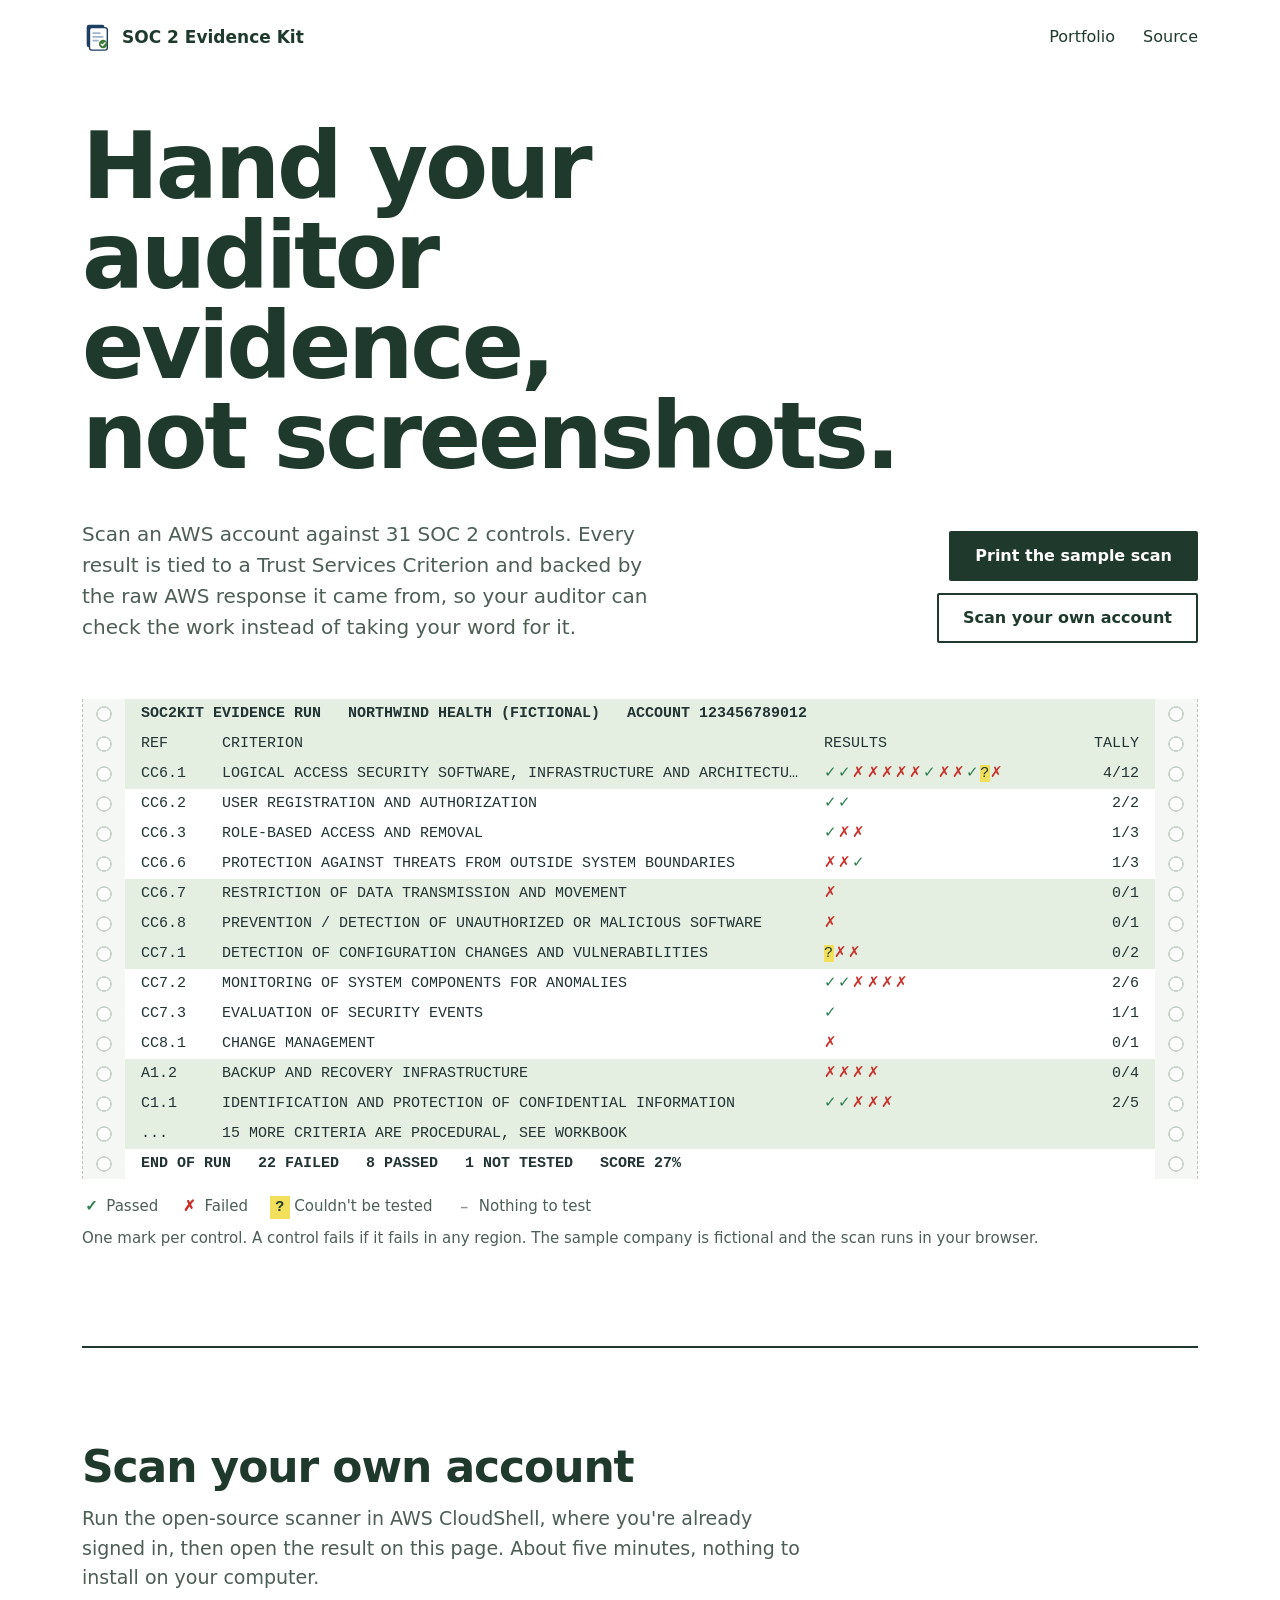
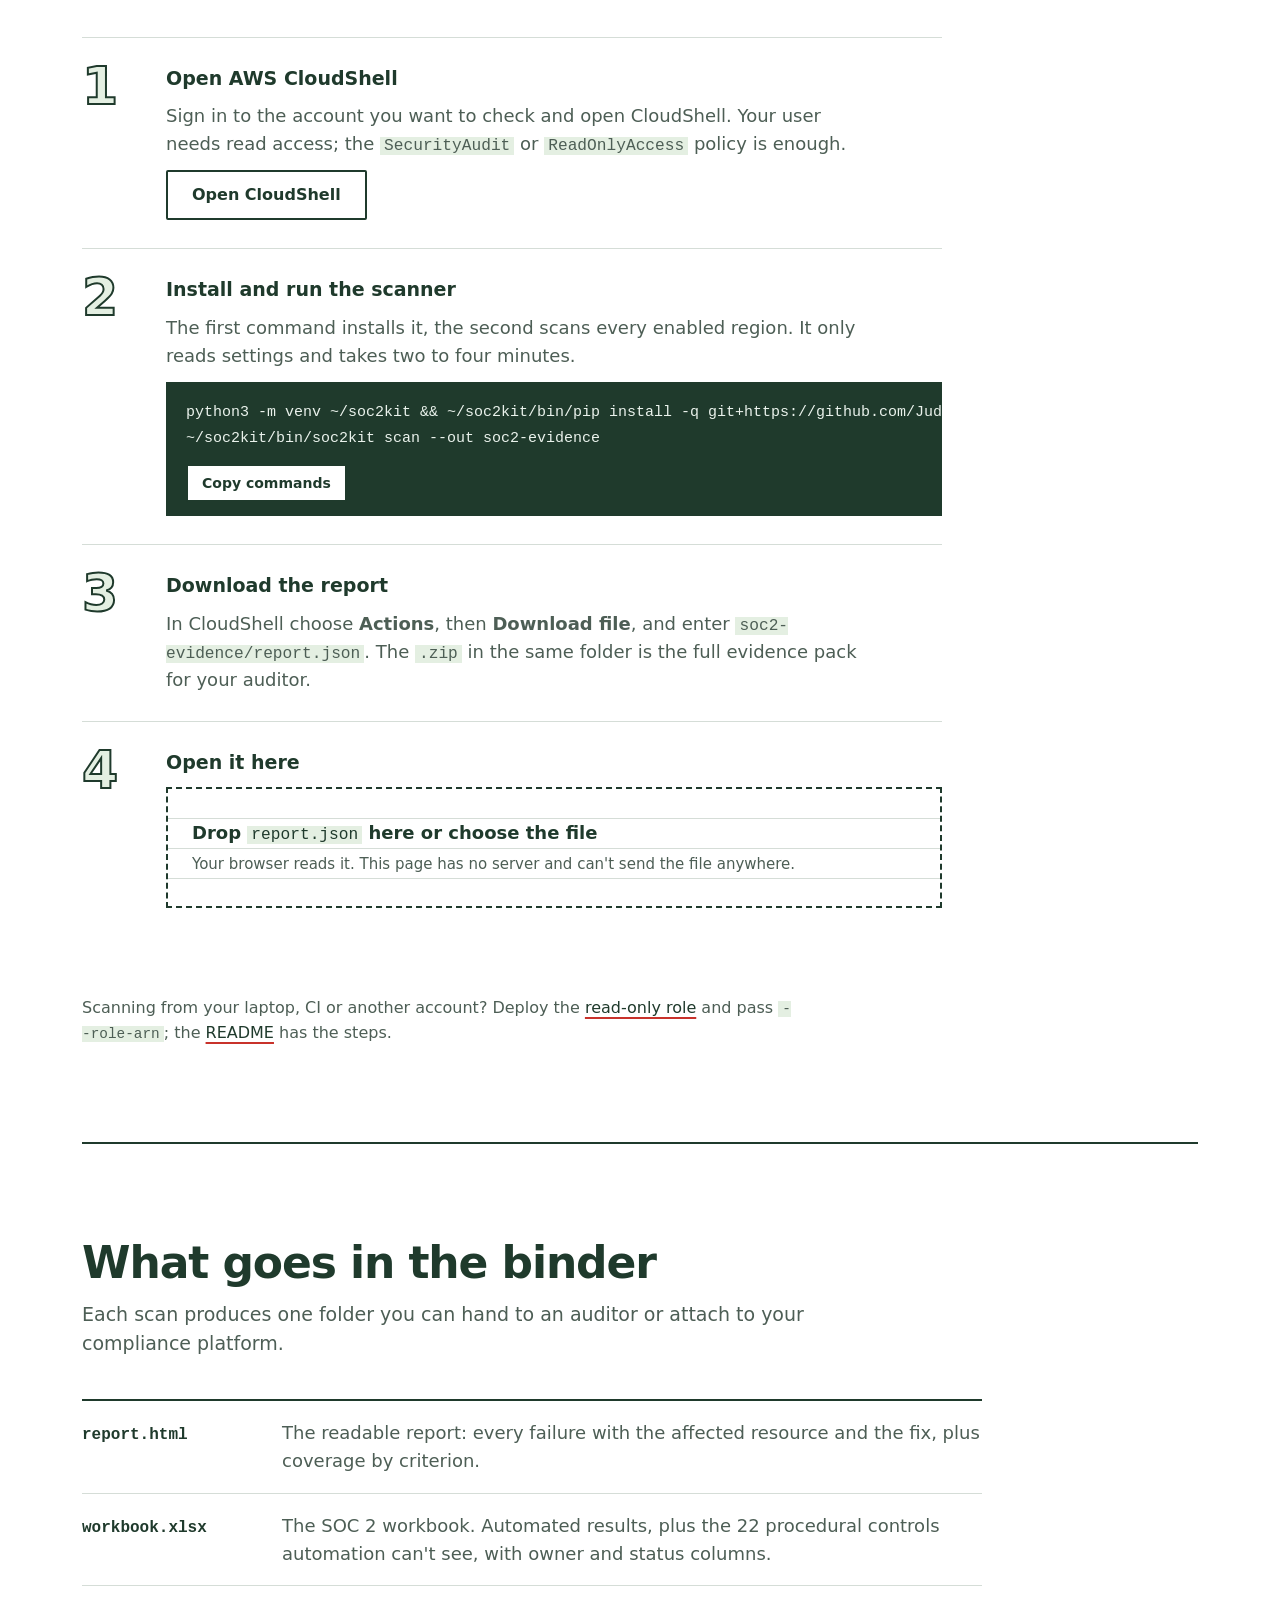
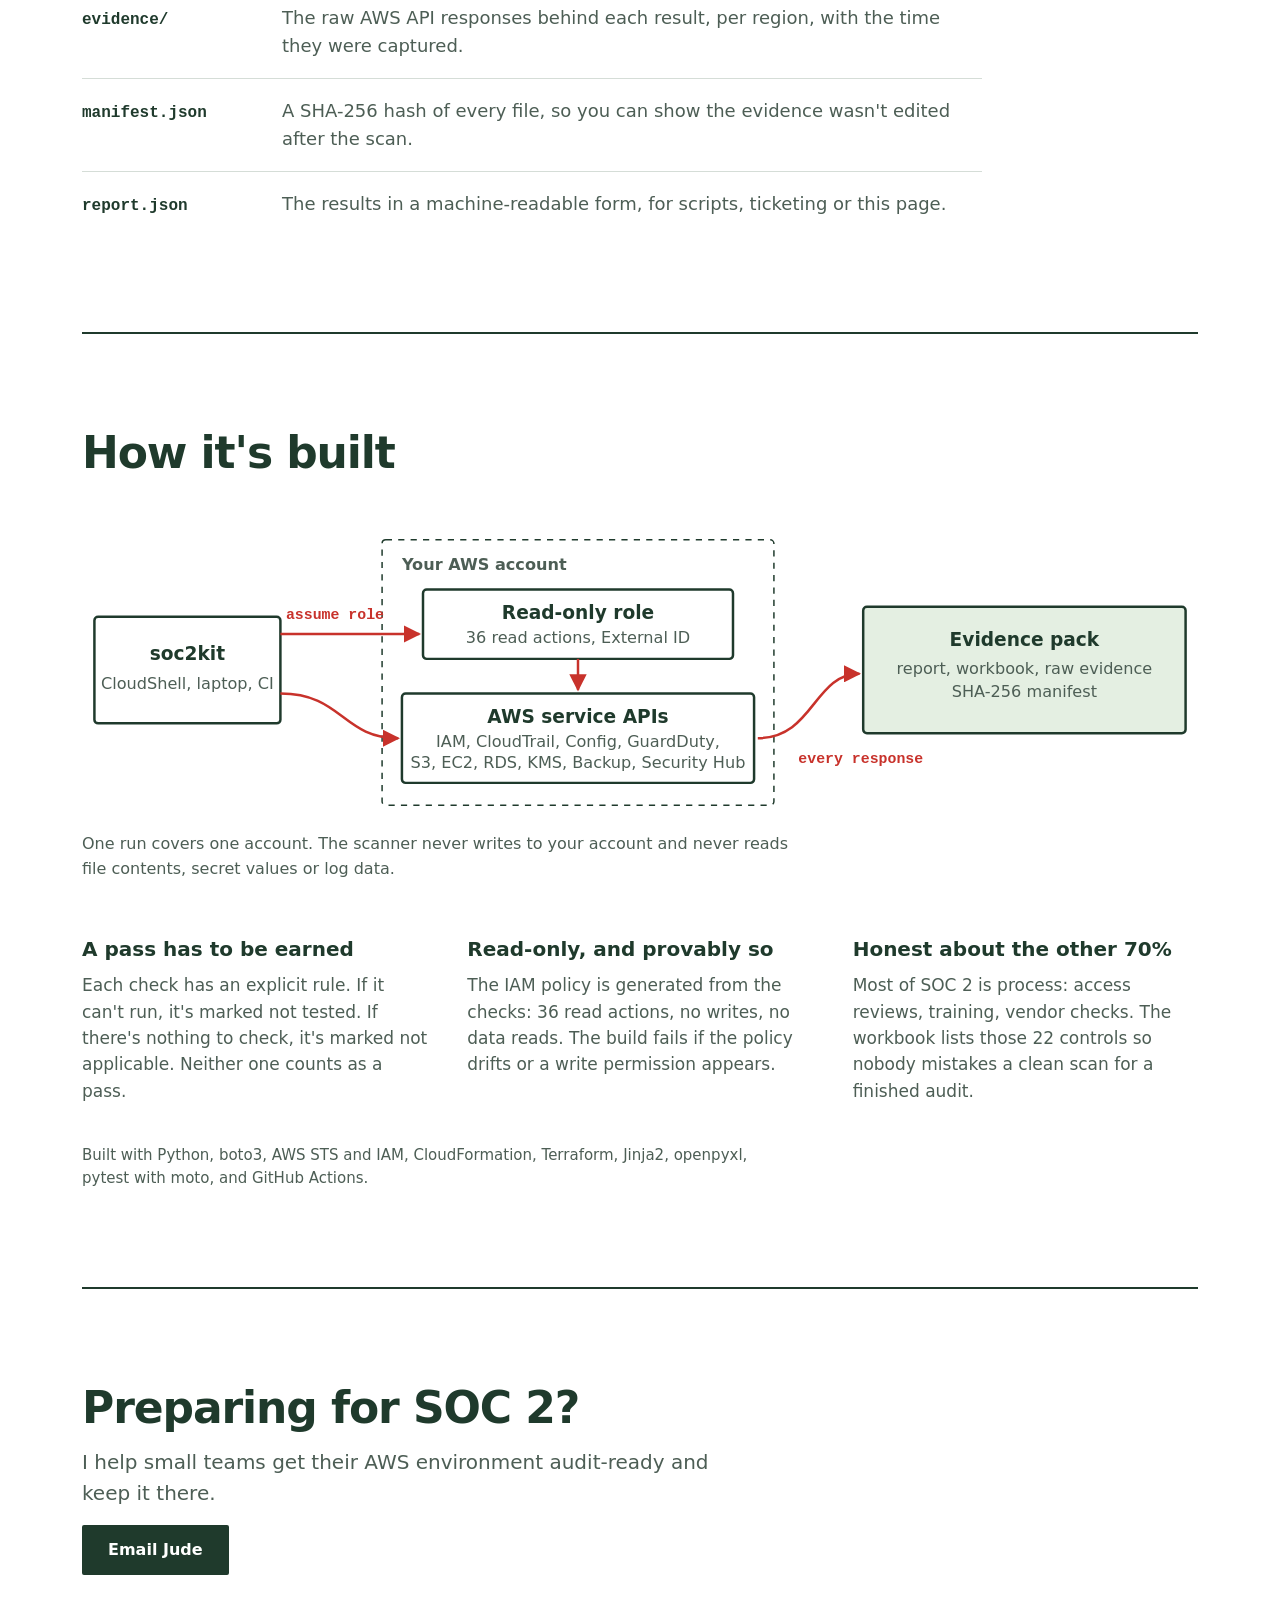
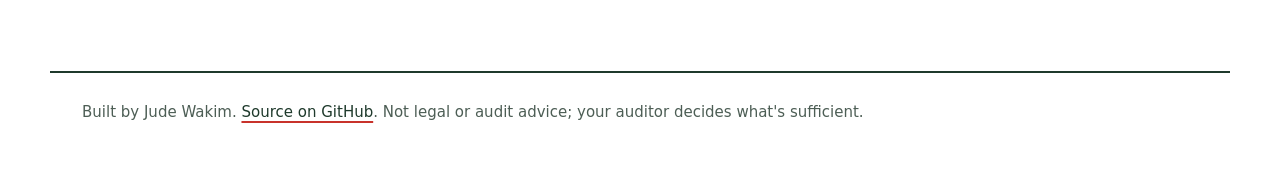
<file: web/index.html>
<!doctype html>
<html lang="en">
<head>
<meta charset="utf-8">
<meta name="viewport" content="width=device-width, initial-scale=1">
<title>SOC 2 Evidence Kit — Jude Wakim</title>
<meta name="description" content="SOC 2 Evidence Kit scans an AWS account with a read-only role and produces auditor-ready evidence mapped to the Trust Services Criteria. View a sample report or open your own.">
<meta http-equiv="Content-Security-Policy" content="default-src 'self'; script-src 'self'; style-src 'self' https://fonts.googleapis.com; font-src https://fonts.gstatic.com; img-src 'self' data:; connect-src 'none'; base-uri 'none'; form-action 'none'">
<meta name="referrer" content="no-referrer">
<link rel="icon" href="logo.svg" type="image/svg+xml">
<link rel="preconnect" href="https://fonts.googleapis.com">
<link rel="preconnect" href="https://fonts.gstatic.com" crossorigin>
<link rel="stylesheet" href="https://fonts.googleapis.com/css2?family=Public+Sans:ital,wght@0,400;0,500;0,700;0,800;1,400&family=Courier+Prime:wght@400;700&display=swap">
<link rel="stylesheet" href="styles.css">
</head>
<body>
<a class="skip" href="#main">Skip to content</a>

<header class="top">
  <a class="brand" href="./">
    <img src="logo.svg" alt="" width="30" height="30">
    <span>SOC 2 Evidence Kit</span>
  </a>
  <nav aria-label="Project links">
    <a href="https://wakimworks.com/judewakim/">Portfolio</a>
    <a href="https://github.com/Judewakim/SOC2-Compliance-Workbook">Source</a>
  </nav>
</header>

<main id="main">
  <section class="hero" aria-labelledby="title">
    <h1 id="title">Hand your auditor evidence, not&nbsp;screenshots.</h1>
    <div class="hero-sub">
      <p class="lede">Scan an AWS account against 31 SOC 2 controls. Every result is tied to a Trust Services Criterion and backed by the raw AWS response it came from, so your auditor can check the work instead of taking your word for it.</p>
      <div class="hero-actions">
        <button class="btn primary" id="run-sample" type="button">Print the sample scan</button>
        <a class="btn plain" href="#run">Scan your own account</a>
      </div>
    </div>

    <figure class="sheet-wrap" aria-labelledby="sheet-caption">
      <div class="sheet" id="sheet">
        <p class="sheet-line sheet-title" id="sheet-title">SOC2KIT EVIDENCE RUN</p>
        <p class="sheet-line sheet-cols" aria-hidden="true"><span>REF</span><span>CRITERION</span><span>RESULTS</span><span>TALLY</span></p>
        <ol class="sheet-rows" id="board"></ol>
        <p class="sheet-line sheet-foot" id="board-progress" aria-live="polite"></p>
      </div>
      <figcaption id="sheet-caption" class="legend">
        <span><b class="tick pass" aria-hidden="true">✓</b> Passed</span>
        <span><b class="tick fail" aria-hidden="true">✗</b> Failed</span>
        <span><b class="tick error" aria-hidden="true">?</b> Couldn't be tested</span>
        <span><b class="tick na" aria-hidden="true">–</b> Nothing to test</span>
        <span class="legend-note">One mark per control. A control fails if it fails in any region. The sample company is fictional and the scan runs in your browser.</span>
      </figcaption>
    </figure>
  </section>

  <section class="report" id="report" aria-labelledby="report-title" hidden>
    <div class="report-head">
      <h2 id="report-title">Findings</h2>
      <p class="report-source" id="report-source"></p>
      <p class="verdict" id="verdict"></p>
      <p class="meta" id="report-meta"></p>
      <div class="downloads" id="downloads" hidden>
        <a href="sample/report.html" target="_blank" rel="noopener">Open the full HTML report</a>
        <a href="sample/workbook.xlsx" download>Download the workbook (.xlsx)</a>
        <a href="sample/soc2-evidence-sample.zip" download>Download the evidence pack (.zip)</a>
      </div>
    </div>

    <div class="binder">
      <div class="tabs" role="group" aria-label="Show results">
        <button type="button" class="tab" data-filter="FAIL" aria-pressed="true">Failed</button>
        <button type="button" class="tab" data-filter="ERROR" aria-pressed="false">Not tested</button>
        <button type="button" class="tab" data-filter="PASS" aria-pressed="false">Passed</button>
        <button type="button" class="tab" data-filter="ALL" aria-pressed="false">All</button>
      </div>
      <ul class="results" id="results"></ul>
    </div>

    <details class="coverage">
      <summary>Coverage by Trust Services Criterion</summary>
      <div class="table-wrap">
        <table class="criteria">
          <thead><tr><th scope="col">Criterion</th><th scope="col">What it covers</th><th scope="col">Automated results</th><th scope="col">Manual controls</th></tr></thead>
          <tbody id="criteria-body"></tbody>
        </table>
      </div>
    </details>
    <p class="note" id="report-note"></p>
  </section>

  <section class="run" id="run" aria-labelledby="run-title">
    <h2 id="run-title">Scan your own account</h2>
    <p class="section-lede">Run the open-source scanner in AWS CloudShell, where you're already signed in, then open the result on this page. About five minutes, nothing to install on your computer.</p>

    <ol class="procedure">
      <li>
        <h3>Open AWS CloudShell</h3>
        <p>Sign in to the account you want to check and open CloudShell. Your user needs read access; the <code>SecurityAudit</code> or <code>ReadOnlyAccess</code> policy is enough.</p>
        <a class="btn plain" href="https://console.aws.amazon.com/cloudshell/home" target="_blank" rel="noopener noreferrer">Open CloudShell</a>
      </li>
      <li>
        <h3>Install and run the scanner</h3>
        <p>The first command installs it, the second scans every enabled region. It only reads settings and takes two to four minutes.</p>
        <div class="code">
          <pre id="cmd"><code>python3 -m venv ~/soc2kit &amp;&amp; ~/soc2kit/bin/pip install -q git+https://github.com/Judewakim/SOC2-Compliance-Workbook.git
~/soc2kit/bin/soc2kit scan --out soc2-evidence</code></pre>
          <button class="btn plain small copy" type="button" data-copy="cmd">Copy commands</button>
        </div>
      </li>
      <li>
        <h3>Download the report</h3>
        <p>In CloudShell choose <b>Actions</b>, then <b>Download file</b>, and enter <code>soc2-evidence/report.json</code>. The <code>.zip</code> in the same folder is the full evidence pack for your auditor.</p>
      </li>
      <li>
        <h3>Open it here</h3>
        <label class="drop" id="drop" for="file">
          <input type="file" id="file" accept=".json,application/json">
          <span class="drop-title">Drop <code>report.json</code> here or choose the file</span>
          <span class="drop-note">Your browser reads it. This page has no server and can't send the file anywhere.</span>
        </label>
        <p class="status" id="file-status" role="status"></p>
      </li>
    </ol>
    <p class="aside">Scanning from your laptop, CI or another account? Deploy the <a href="https://github.com/Judewakim/SOC2-Compliance-Workbook/blob/main/iam/cloudformation/soc2kit-readonly-role.yaml">read-only role</a> and pass <code>--role-arn</code>; the <a href="https://github.com/Judewakim/SOC2-Compliance-Workbook#deploying-the-read-only-role">README</a> has the steps.</p>
  </section>

  <section class="pack" aria-labelledby="pack-title">
    <h2 id="pack-title">What goes in the binder</h2>
    <p class="section-lede">Each scan produces one folder you can hand to an auditor or attach to your compliance platform.</p>
    <table class="index">
      <tbody>
        <tr><th scope="row"><code>report.html</code></th><td>The readable report: every failure with the affected resource and the fix, plus coverage by criterion.</td></tr>
        <tr><th scope="row"><code>workbook.xlsx</code></th><td>The SOC 2 workbook. Automated results, plus the 22 procedural controls automation can't see, with owner and status columns.</td></tr>
        <tr><th scope="row"><code>evidence/</code></th><td>The raw AWS API responses behind each result, per region, with the time they were captured.</td></tr>
        <tr><th scope="row"><code>manifest.json</code></th><td>A SHA-256 hash of every file, so you can show the evidence wasn't edited after the scan.</td></tr>
        <tr><th scope="row"><code>report.json</code></th><td>The results in a machine-readable form, for scripts, ticketing or this page.</td></tr>
      </tbody>
    </table>
  </section>

  <section class="built" aria-labelledby="built-title">
    <h2 id="built-title">How it's built</h2>

    <figure class="arch" aria-labelledby="arch-caption">
      <svg viewBox="0 0 900 240" role="img" aria-labelledby="arch-title arch-desc">
        <title id="arch-title">SOC 2 Evidence Kit architecture</title>
        <desc id="arch-desc">soc2kit assumes a read-only role in the AWS account using STS and an External ID, runs 31 checks across every enabled region, captures each API response, and writes an evidence pack.</desc>
        <defs>
          <marker id="arrow" viewBox="0 0 10 10" refX="9" refY="5" markerWidth="7" markerHeight="7" orient="auto-start-reverse"><path d="M0 0L10 5L0 10z" class="arrowhead"/></marker>
        </defs>
        <g class="node"><rect x="10" y="78" width="150" height="86" rx="3"/><text x="85" y="113">soc2kit</text><text x="85" y="136" class="sub">CloudShell, laptop, CI</text></g>
        <g class="zone"><rect x="242" y="16" width="316" height="214" rx="3"/><text x="258" y="40" class="zone-label">Your AWS account</text></g>
        <g class="node"><rect x="275" y="56" width="250" height="56" rx="3"/><text x="400" y="80">Read-only role</text><text x="400" y="99" class="sub">36 read actions, External ID</text></g>
        <g class="node"><rect x="258" y="140" width="284" height="72" rx="3"/><text x="400" y="164">AWS service APIs</text><text x="400" y="183" class="sub">IAM, CloudTrail, Config, GuardDuty,</text><text x="400" y="200" class="sub">S3, EC2, RDS, KMS, Backup, Security Hub</text></g>
        <g class="node out"><rect x="630" y="70" width="260" height="102" rx="3"/><text x="760" y="102">Evidence pack</text><text x="760" y="124" class="sub">report, workbook, raw evidence</text><text x="760" y="143" class="sub">SHA-256 manifest</text></g>
        <path class="flow" d="M160 92 H272" marker-end="url(#arrow)"/>
        <text x="204" y="80" class="flow-label">assume role</text>
        <path class="flow" d="M400 112 V137" marker-end="url(#arrow)"/>
        <path class="flow" d="M160 140 C 210 140, 210 176, 255 176" marker-end="url(#arrow)"/>
        <path class="flow" d="M545 176 C 590 176, 590 124, 627 124" marker-end="url(#arrow)"/>
        <text x="628" y="196" class="flow-label">every response</text>
      </svg>
      <figcaption id="arch-caption">One run covers one account. The scanner never writes to your account and never reads file contents, secret values or log data.</figcaption>
    </figure>

    <dl class="principles">
      <div>
        <dt>A pass has to be earned</dt>
        <dd>Each check has an explicit rule. If it can't run, it's marked not tested. If there's nothing to check, it's marked not applicable. Neither one counts as a pass.</dd>
      </div>
      <div>
        <dt>Read-only, and provably so</dt>
        <dd>The IAM policy is generated from the checks: 36 read actions, no writes, no data reads. The build fails if the policy drifts or a write permission appears.</dd>
      </div>
      <div>
        <dt>Honest about the other 70%</dt>
        <dd>Most of SOC 2 is process: access reviews, training, vendor checks. The workbook lists those 22 controls so nobody mistakes a clean scan for a finished audit.</dd>
      </div>
    </dl>
    <p class="stack">Built with Python, boto3, AWS STS and IAM, CloudFormation, Terraform, Jinja2, openpyxl, pytest with moto, and GitHub Actions.</p>
  </section>

  <section class="contact" aria-labelledby="contact-title">
    <h2 id="contact-title">Preparing for SOC 2?</h2>
    <p>I help small teams get their AWS environment audit-ready and keep it there.</p>
    <a class="btn primary" href="mailto:judewakim@wakimworks.com?subject=SOC%202%20readiness">Email Jude</a>
  </section>
</main>

<footer class="foot">
  <p>Built by Jude Wakim. <a href="https://github.com/Judewakim/SOC2-Compliance-Workbook">Source on GitHub</a>. Not legal or audit advice; your auditor decides what's sufficient.</p>
</footer>

<script src="sample-report.js"></script>
<script src="app.js"></script>
</body>
</html>
</file>
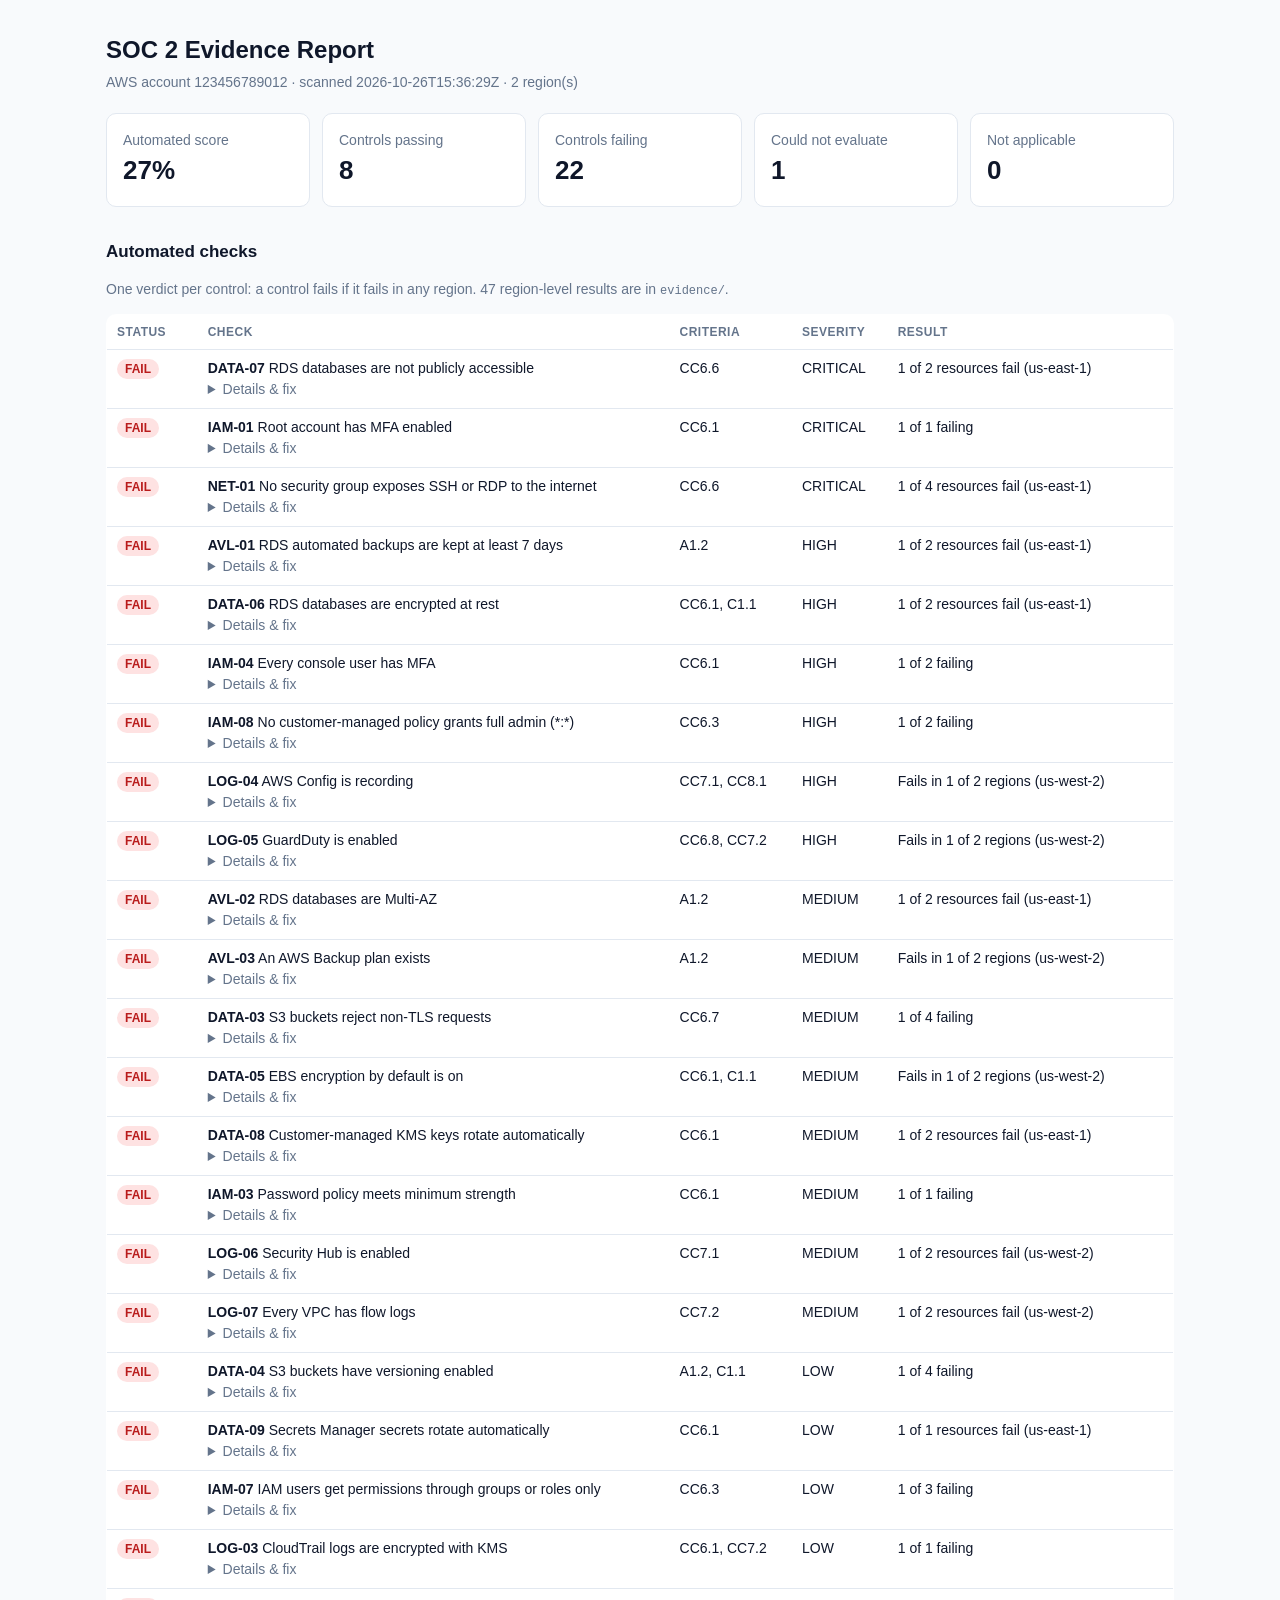
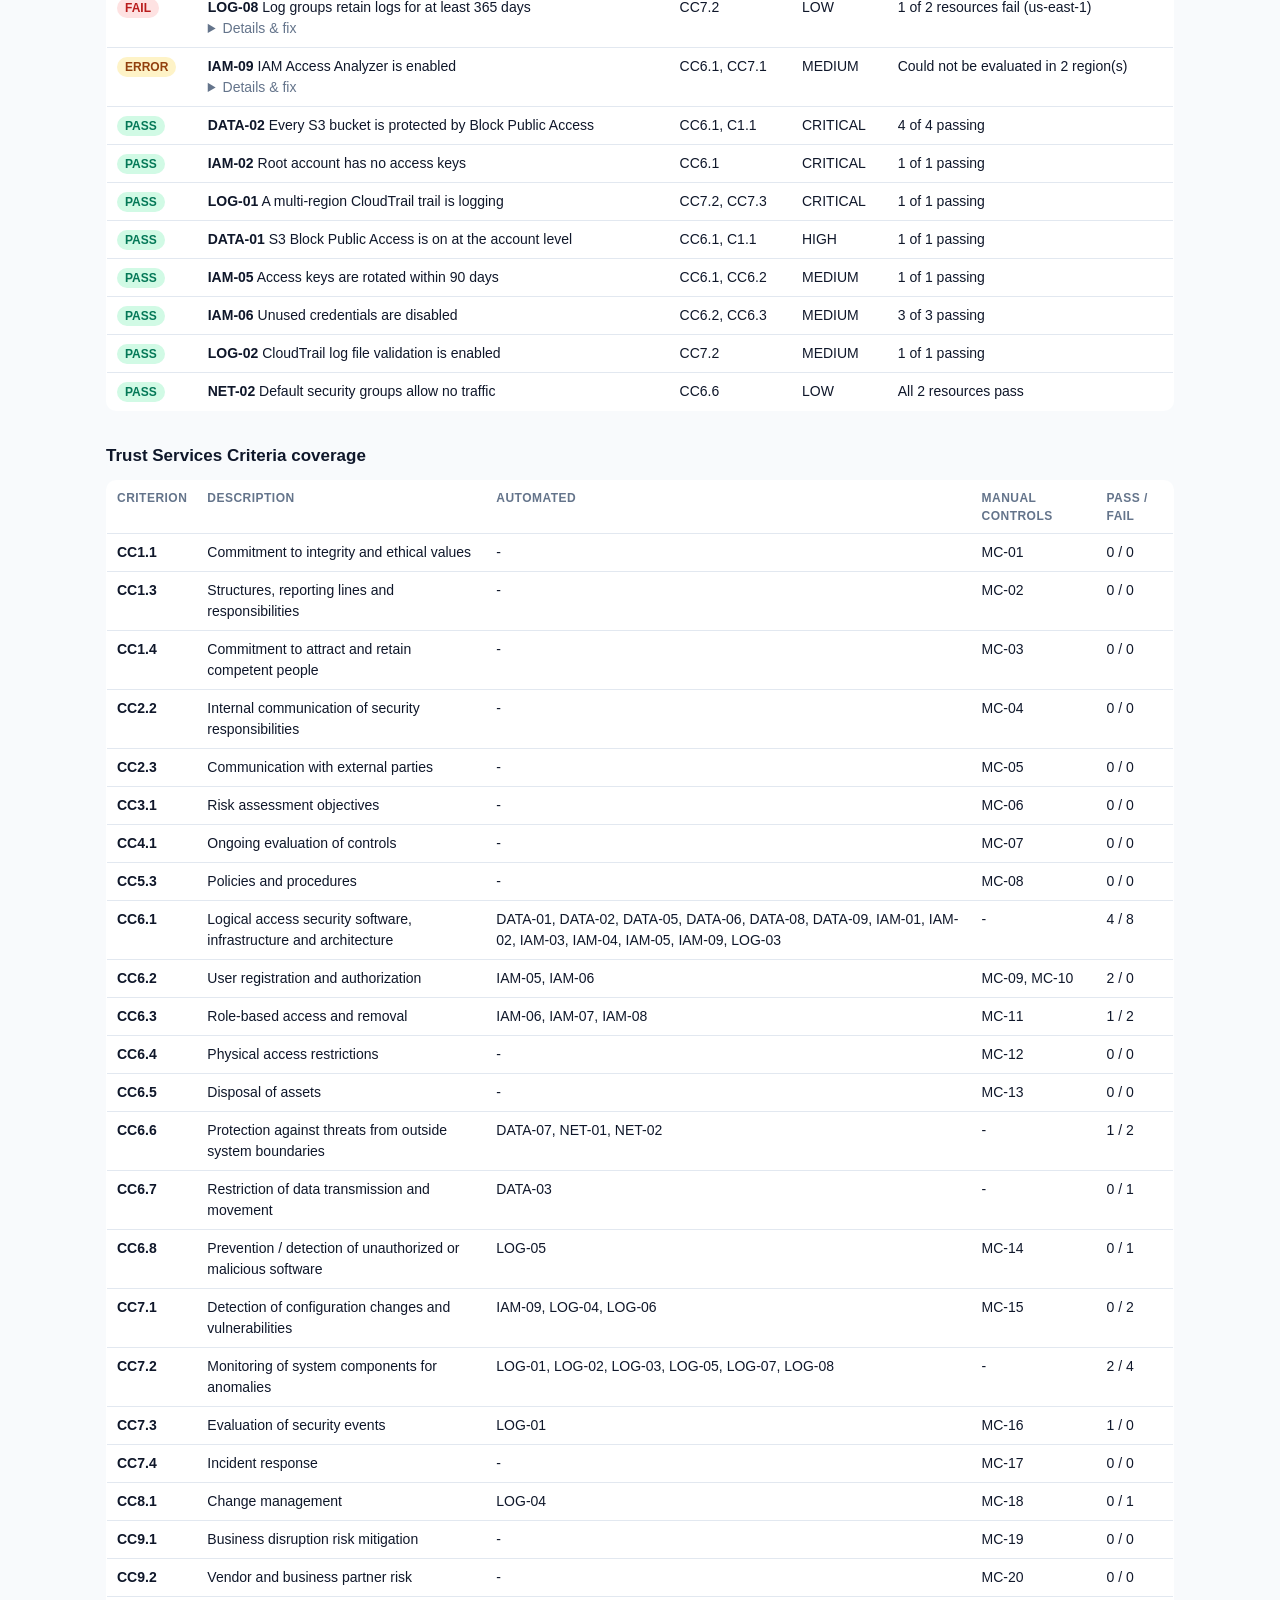
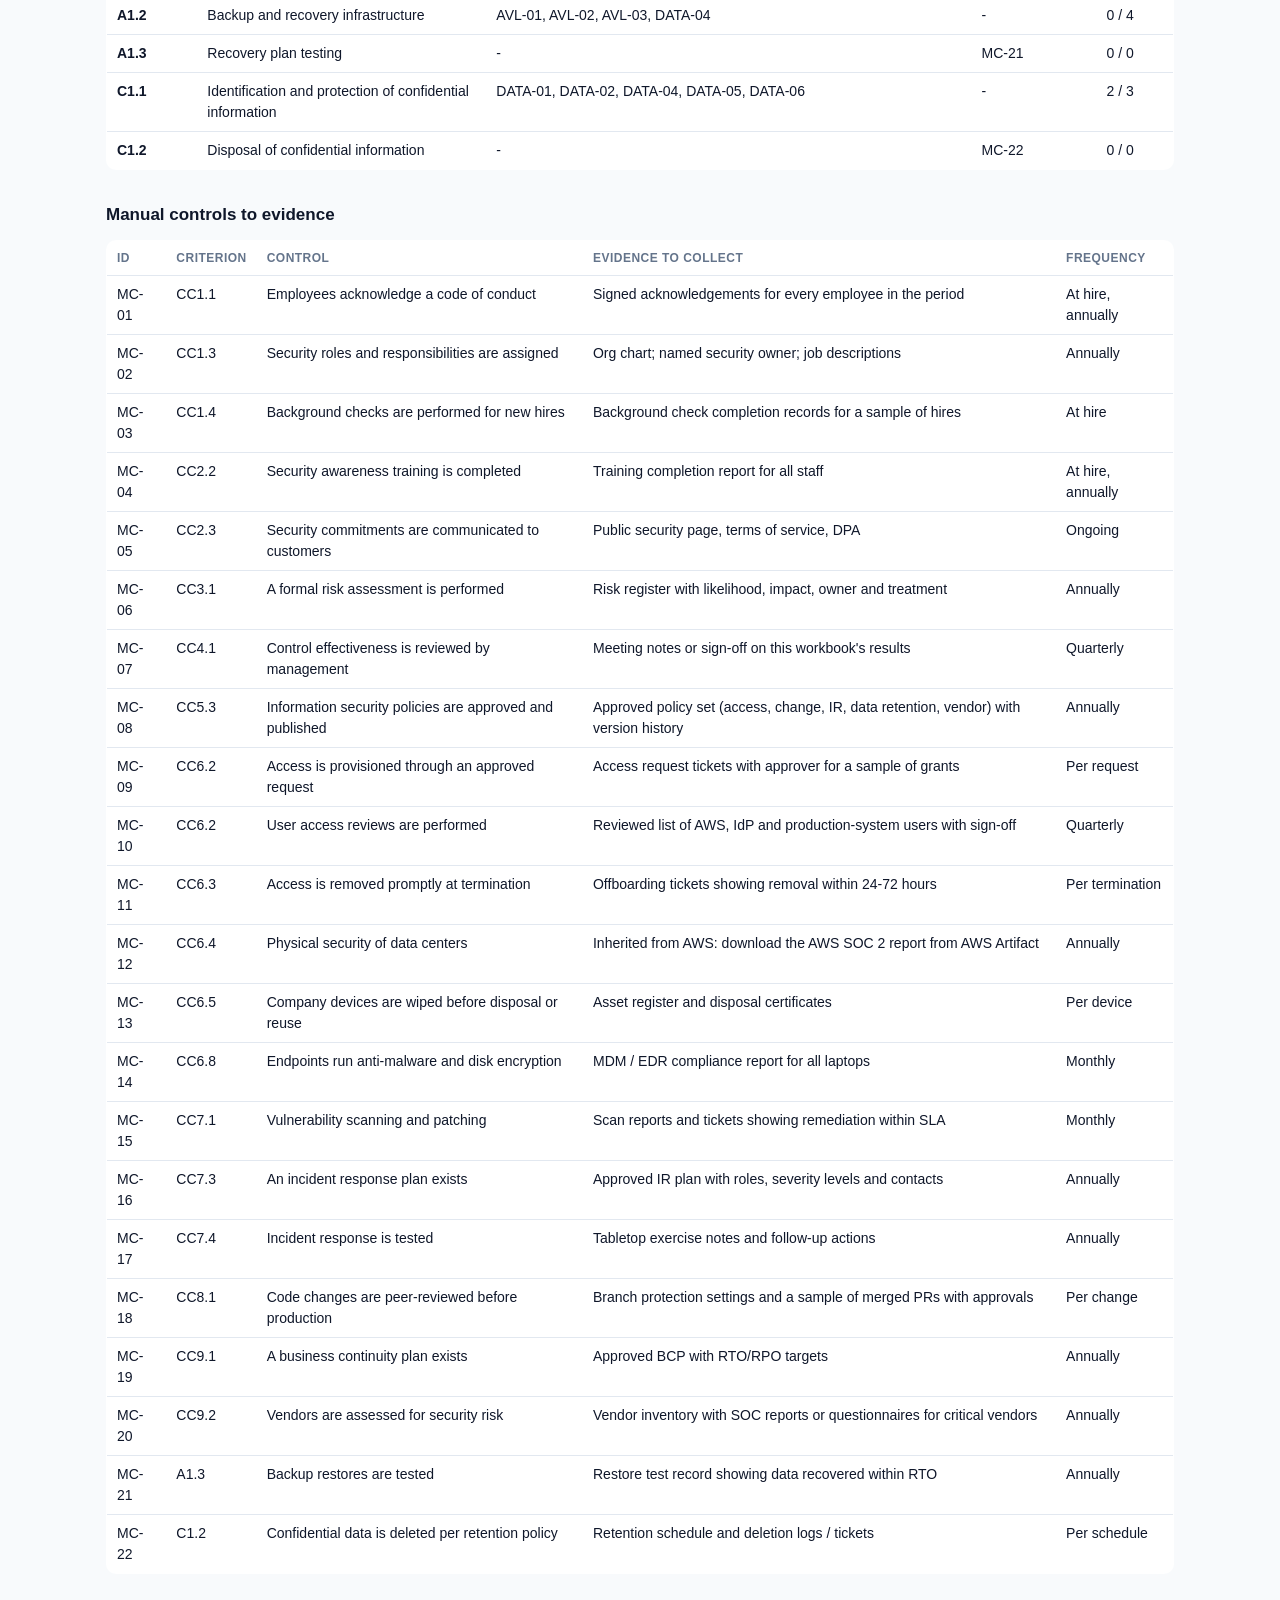
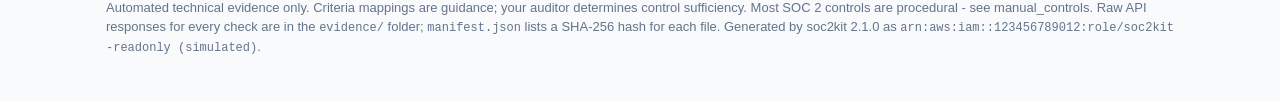
<file: web/sample/report.html>
<!doctype html>
<html lang="en">
<head>
<meta charset="utf-8">
<meta name="viewport" content="width=device-width, initial-scale=1">
<title>SOC 2 Evidence Report - 123456789012</title>
<style>
:root{--bg:#f8fafc;--card:#fff;--ink:#0f172a;--muted:#64748b;--line:#e2e8f0;
--pass:#047857;--pass-bg:#d1fae5;--fail:#b91c1c;--fail-bg:#fee2e2;--err:#92400e;--err-bg:#fef3c7;--na:#475569;--na-bg:#f1f5f9}
@media (prefers-color-scheme:dark){:root{--bg:#0b1120;--card:#111827;--ink:#e5e7eb;--muted:#94a3b8;--line:#1f2937;
--pass:#6ee7b7;--pass-bg:#064e3b;--fail:#fca5a5;--fail-bg:#7f1d1d;--err:#fcd34d;--err-bg:#78350f;--na:#cbd5e1;--na-bg:#1e293b}}
*{box-sizing:border-box}body{margin:0;background:var(--bg);color:var(--ink);font:14px/1.5 -apple-system,BlinkMacSystemFont,"Segoe UI",Roboto,sans-serif}
main{max-width:1100px;margin:0 auto;padding:32px 16px}
h1{font-size:24px;margin:0 0 4px}h2{font-size:17px;margin:32px 0 12px}
.muted{color:var(--muted)}.card{background:var(--card);border:1px solid var(--line);border-radius:10px;padding:16px}
.grid{display:grid;grid-template-columns:repeat(auto-fit,minmax(140px,1fr));gap:12px;margin-top:20px}
.stat b{display:block;font-size:26px}
table{width:100%;border-collapse:collapse;background:var(--card);border:1px solid var(--line);border-radius:10px;overflow:hidden}
th,td{text-align:left;padding:8px 10px;border-bottom:1px solid var(--line);vertical-align:top}
th{font-size:12px;text-transform:uppercase;letter-spacing:.04em;color:var(--muted)}
.pill{display:inline-block;padding:1px 8px;border-radius:999px;font-size:12px;font-weight:600;white-space:nowrap}
.PASS{color:var(--pass);background:var(--pass-bg)}.FAIL{color:var(--fail);background:var(--fail-bg)}
.ERROR{color:var(--err);background:var(--err-bg)}.NA{color:var(--na);background:var(--na-bg)}
details summary{cursor:pointer;color:var(--muted)}ul{margin:6px 0;padding-left:18px}code{font-size:12px;word-break:break-all}
.note{font-size:13px;color:var(--muted);margin-top:24px}
.scroll{overflow-x:auto}
@media print{details{display:block}details>*{display:block}}
</style>
</head>
<body><main>
<h1>SOC 2 Evidence Report</h1>
<div class="muted">AWS account 123456789012 &middot; scanned 2026-10-26T15:36:29Z &middot; 2 region(s)</div>

<div class="grid">
  <div class="card stat"><span class="muted">Automated score</span><b>27%</b></div>
  <div class="card stat"><span class="muted">Controls passing</span><b>8</b></div>
  <div class="card stat"><span class="muted">Controls failing</span><b>22</b></div>
  <div class="card stat"><span class="muted">Could not evaluate</span><b>1</b></div>
  <div class="card stat"><span class="muted">Not applicable</span><b>0</b></div>
</div>

<h2>Automated checks</h2>
<p class="muted">One verdict per control: a control fails if it fails in any region. 47 region-level results are in <code>evidence/</code>.</p>
<div class="scroll"><table>
<thead><tr><th>Status</th><th>Check</th><th>Criteria</th><th>Severity</th><th>Result</th></tr></thead>
<tbody>

<tr>
<td><span class="pill FAIL">FAIL</span></td>
<td><b>DATA-07</b> RDS databases are not publicly accessible

<details><summary>Details &amp; fix</summary>

<ul><li><code>arn:aws:rds:us-east-1:123456789012:db:reporting-replica</code> (us-east-1) - Publicly accessible</li>
</ul>
<div><b>Fix:</b> Set PubliclyAccessible to false and place the instance in private subnets.</div>
<div class="muted">Evidence: <code>evidence/DATA-07__us-east-1.json</code> <code>evidence/DATA-07__us-west-2.json</code> </div>
</details>

</td>
<td>CC6.6</td><td>CRITICAL</td><td>1 of 2 resources fail (us-east-1)</td>
</tr>

<tr>
<td><span class="pill FAIL">FAIL</span></td>
<td><b>IAM-01</b> Root account has MFA enabled

<details><summary>Details &amp; fix</summary>

<ul><li><code>arn:aws:iam::123456789012:root</code> (global) - Root MFA is not enabled</li>
</ul>
<div><b>Fix:</b> Sign in as root and enable a hardware or virtual MFA device under Security credentials.</div>
<div class="muted">Evidence: <code>evidence/IAM-01.json</code> </div>
</details>

</td>
<td>CC6.1</td><td>CRITICAL</td><td>1 of 1 failing</td>
</tr>

<tr>
<td><span class="pill FAIL">FAIL</span></td>
<td><b>NET-01</b> No security group exposes SSH or RDP to the internet

<details><summary>Details &amp; fix</summary>

<ul><li><code>sg-6849222529ab1c680 (bastion)</code> (us-east-1) - Open to internet: SSH (22) (not attached to anything, safe to delete)</li>
</ul>
<div><b>Fix:</b> Remove the open rule; use SSM Session Manager or a VPN / bastion with a narrow source range. Groups not attached to anything can simply be deleted.</div>
<div class="muted">Evidence: <code>evidence/NET-01__us-east-1.json</code> <code>evidence/NET-01__us-west-2.json</code> </div>
</details>

</td>
<td>CC6.6</td><td>CRITICAL</td><td>1 of 4 resources fail (us-east-1)</td>
</tr>

<tr>
<td><span class="pill FAIL">FAIL</span></td>
<td><b>AVL-01</b> RDS automated backups are kept at least 7 days

<details><summary>Details &amp; fix</summary>

<ul><li><code>arn:aws:rds:us-east-1:123456789012:db:reporting-replica</code> (us-east-1) - 1 day retention</li>
</ul>
<div><b>Fix:</b> Set BackupRetentionPeriod to 7 or more.</div>
<div class="muted">Evidence: <code>evidence/AVL-01__us-east-1.json</code> <code>evidence/AVL-01__us-west-2.json</code> </div>
</details>

</td>
<td>A1.2</td><td>HIGH</td><td>1 of 2 resources fail (us-east-1)</td>
</tr>

<tr>
<td><span class="pill FAIL">FAIL</span></td>
<td><b>DATA-06</b> RDS databases are encrypted at rest

<details><summary>Details &amp; fix</summary>

<ul><li><code>arn:aws:rds:us-east-1:123456789012:db:reporting-replica</code> (us-east-1) - Not encrypted</li>
</ul>
<div><b>Fix:</b> Encryption can&#39;t be turned on in place: snapshot, copy the snapshot with encryption, restore.</div>
<div class="muted">Evidence: <code>evidence/DATA-06__us-east-1.json</code> <code>evidence/DATA-06__us-west-2.json</code> </div>
</details>

</td>
<td>CC6.1, C1.1</td><td>HIGH</td><td>1 of 2 resources fail (us-east-1)</td>
</tr>

<tr>
<td><span class="pill FAIL">FAIL</span></td>
<td><b>IAM-04</b> Every console user has MFA

<details><summary>Details &amp; fix</summary>

<ul><li><code>arn:aws:iam::123456789012:user/mark.chen</code> (global) - Console password without MFA</li>
</ul>
<div><b>Fix:</b> Enable MFA for each listed user, or remove their console password and use IAM Identity Center.</div>
<div class="muted">Evidence: <code>evidence/IAM-04.json</code> </div>
</details>

</td>
<td>CC6.1</td><td>HIGH</td><td>1 of 2 failing</td>
</tr>

<tr>
<td><span class="pill FAIL">FAIL</span></td>
<td><b>IAM-08</b> No customer-managed policy grants full admin (*:*)

<details><summary>Details &amp; fix</summary>

<ul><li><code>arn:aws:iam::123456789012:policy/legacy-admin</code> (global) - Allows *:*</li>
</ul>
<div><b>Fix:</b> Replace &#39;*:*&#39; with the specific actions and resources the principal needs.</div>
<div class="muted">Evidence: <code>evidence/IAM-08.json</code> </div>
</details>

</td>
<td>CC6.3</td><td>HIGH</td><td>1 of 2 failing</td>
</tr>

<tr>
<td><span class="pill FAIL">FAIL</span></td>
<td><b>LOG-04</b> AWS Config is recording

<details><summary>Details &amp; fix</summary>

<ul><li><code>us-west-2</code> (us-west-2) - No recorder</li>
</ul>
<div><b>Fix:</b> Enable AWS Config in this region, recording all resource types.</div>
<div class="muted">Evidence: <code>evidence/LOG-04__us-east-1.json</code> <code>evidence/LOG-04__us-west-2.json</code> </div>
</details>

</td>
<td>CC7.1, CC8.1</td><td>HIGH</td><td>Fails in 1 of 2 regions (us-west-2)</td>
</tr>

<tr>
<td><span class="pill FAIL">FAIL</span></td>
<td><b>LOG-05</b> GuardDuty is enabled

<details><summary>Details &amp; fix</summary>

<ul><li><code>us-west-2</code> (us-west-2) - No enabled detector</li>
</ul>
<div><b>Fix:</b> Enable GuardDuty in this region (ideally org-wide with a delegated admin).</div>
<div class="muted">Evidence: <code>evidence/LOG-05__us-east-1.json</code> <code>evidence/LOG-05__us-west-2.json</code> </div>
</details>

</td>
<td>CC6.8, CC7.2</td><td>HIGH</td><td>Fails in 1 of 2 regions (us-west-2)</td>
</tr>

<tr>
<td><span class="pill FAIL">FAIL</span></td>
<td><b>AVL-02</b> RDS databases are Multi-AZ

<details><summary>Details &amp; fix</summary>

<ul><li><code>arn:aws:rds:us-east-1:123456789012:db:reporting-replica</code> (us-east-1) - Single-AZ</li>
</ul>
<div><b>Fix:</b> Modify the instance to enable Multi-AZ (dev/test databases can be accepted as a documented exception).</div>
<div class="muted">Evidence: <code>evidence/AVL-02__us-east-1.json</code> <code>evidence/AVL-02__us-west-2.json</code> </div>
</details>

</td>
<td>A1.2</td><td>MEDIUM</td><td>1 of 2 resources fail (us-east-1)</td>
</tr>

<tr>
<td><span class="pill FAIL">FAIL</span></td>
<td><b>AVL-03</b> An AWS Backup plan exists

<details><summary>Details &amp; fix</summary>

<ul><li><code>us-west-2</code> (us-west-2) - No backup plans</li>
</ul>
<div><b>Fix:</b> Create an AWS Backup plan covering production resources in this region.</div>
<div class="muted">Evidence: <code>evidence/AVL-03__us-east-1.json</code> <code>evidence/AVL-03__us-west-2.json</code> </div>
</details>

</td>
<td>A1.2</td><td>MEDIUM</td><td>Fails in 1 of 2 regions (us-west-2)</td>
</tr>

<tr>
<td><span class="pill FAIL">FAIL</span></td>
<td><b>DATA-03</b> S3 buckets reject non-TLS requests

<details><summary>Details &amp; fix</summary>

<ul><li><code>arn:aws:s3:::northwind-app-logs</code> (global) - No SecureTransport deny</li>
</ul>
<div><b>Fix:</b> Add a Deny statement for &#34;s3:*&#34; with Condition {&#34;Bool&#34;: {&#34;aws:SecureTransport&#34;: &#34;false&#34;}}.</div>
<div class="muted">Evidence: <code>evidence/DATA-03.json</code> </div>
</details>

</td>
<td>CC6.7</td><td>MEDIUM</td><td>1 of 4 failing</td>
</tr>

<tr>
<td><span class="pill FAIL">FAIL</span></td>
<td><b>DATA-05</b> EBS encryption by default is on

<details><summary>Details &amp; fix</summary>

<ul><li><code>us-west-2</code> (us-west-2) - Off</li>
</ul>
<div><b>Fix:</b> Enable EBS encryption by default in this region.</div>
<div class="muted">Evidence: <code>evidence/DATA-05__us-east-1.json</code> <code>evidence/DATA-05__us-west-2.json</code> </div>
</details>

</td>
<td>CC6.1, C1.1</td><td>MEDIUM</td><td>Fails in 1 of 2 regions (us-west-2)</td>
</tr>

<tr>
<td><span class="pill FAIL">FAIL</span></td>
<td><b>DATA-08</b> Customer-managed KMS keys rotate automatically

<details><summary>Details &amp; fix</summary>

<ul><li><code>arn:aws:kms:us-east-1:123456789012:key/c14e29de-6356-4a5e-aafc-4fbd388bbb1f</code> (us-east-1) - Rotation off</li>
</ul>
<div><b>Fix:</b> Enable automatic key rotation on the key.</div>
<div class="muted">Evidence: <code>evidence/DATA-08__us-east-1.json</code> <code>evidence/DATA-08__us-west-2.json</code> </div>
</details>

</td>
<td>CC6.1</td><td>MEDIUM</td><td>1 of 2 resources fail (us-east-1)</td>
</tr>

<tr>
<td><span class="pill FAIL">FAIL</span></td>
<td><b>IAM-03</b> Password policy meets minimum strength

<details><summary>Details &amp; fix</summary>

<ul><li><code>arn:aws:iam::123456789012:root</code> (global) - minimum length 8 &lt; 14; RequireSymbols is off; reuse prevention 0 &lt; 24</li>
</ul>
<div><b>Fix:</b> Set an account password policy: minimum length 14, require upper/lower/number/symbol, prevent reuse of 24.</div>
<div class="muted">Evidence: <code>evidence/IAM-03.json</code> </div>
</details>

</td>
<td>CC6.1</td><td>MEDIUM</td><td>1 of 1 failing</td>
</tr>

<tr>
<td><span class="pill FAIL">FAIL</span></td>
<td><b>LOG-06</b> Security Hub is enabled

<details><summary>Details &amp; fix</summary>

<ul><li><code>us-west-2</code> (us-west-2) - Not enabled</li>
</ul>
<div><b>Fix:</b> Enable Security Hub with the AWS Foundational Security Best Practices standard.</div>
<div class="muted">Evidence: <code>evidence/LOG-06__us-east-1.json</code> <code>evidence/LOG-06__us-west-2.json</code> </div>
</details>

</td>
<td>CC7.1</td><td>MEDIUM</td><td>1 of 2 resources fail (us-west-2)</td>
</tr>

<tr>
<td><span class="pill FAIL">FAIL</span></td>
<td><b>LOG-07</b> Every VPC has flow logs

<details><summary>Details &amp; fix</summary>

<ul><li><code>vpc-f1b8fce8c8b7057a1</code> (us-west-2) - No active flow log</li>
</ul>
<div><b>Fix:</b> Enable VPC flow logs (at least REJECT traffic) to CloudWatch Logs or S3.</div>
<div class="muted">Evidence: <code>evidence/LOG-07__us-east-1.json</code> <code>evidence/LOG-07__us-west-2.json</code> </div>
</details>

</td>
<td>CC7.2</td><td>MEDIUM</td><td>1 of 2 resources fail (us-west-2)</td>
</tr>

<tr>
<td><span class="pill FAIL">FAIL</span></td>
<td><b>DATA-04</b> S3 buckets have versioning enabled

<details><summary>Details &amp; fix</summary>

<ul><li><code>arn:aws:s3:::northwind-web-assets</code> (global) - Versioning Disabled</li>
</ul>
<div><b>Fix:</b> Enable versioning (and a lifecycle rule to expire old versions to control cost).</div>
<div class="muted">Evidence: <code>evidence/DATA-04.json</code> </div>
</details>

</td>
<td>A1.2, C1.1</td><td>LOW</td><td>1 of 4 failing</td>
</tr>

<tr>
<td><span class="pill FAIL">FAIL</span></td>
<td><b>DATA-09</b> Secrets Manager secrets rotate automatically

<details><summary>Details &amp; fix</summary>

<ul><li><code>arn:aws:secretsmanager:us-east-1:123456789012:secret:prod/patients-db-tkjfqW</code> (us-east-1) - Rotation off</li>
</ul>
<div><b>Fix:</b> Configure a rotation Lambda and schedule for the secret.</div>
<div class="muted">Evidence: <code>evidence/DATA-09__us-east-1.json</code> <code>evidence/DATA-09__us-west-2.json</code> </div>
</details>

</td>
<td>CC6.1</td><td>LOW</td><td>1 of 1 resources fail (us-east-1)</td>
</tr>

<tr>
<td><span class="pill FAIL">FAIL</span></td>
<td><b>IAM-07</b> IAM users get permissions through groups or roles only

<details><summary>Details &amp; fix</summary>

<ul><li><code>arn:aws:iam::123456789012:user/ci-deploy-bot</code> (global) - 1 policies attached directly</li>
</ul>
<div><b>Fix:</b> Move the user&#39;s policies onto a group or role and detach them from the user.</div>
<div class="muted">Evidence: <code>evidence/IAM-07.json</code> </div>
</details>

</td>
<td>CC6.3</td><td>LOW</td><td>1 of 3 failing</td>
</tr>

<tr>
<td><span class="pill FAIL">FAIL</span></td>
<td><b>LOG-03</b> CloudTrail logs are encrypted with KMS

<details><summary>Details &amp; fix</summary>

<ul><li><code>arn:aws:cloudtrail:us-east-1:123456789012:trail/northwind-org-trail</code> (global) - No KMS key</li>
</ul>
<div><b>Fix:</b> Configure SSE-KMS on the trail with a dedicated customer-managed key.</div>
<div class="muted">Evidence: <code>evidence/LOG-03.json</code> </div>
</details>

</td>
<td>CC6.1, CC7.2</td><td>LOW</td><td>1 of 1 failing</td>
</tr>

<tr>
<td><span class="pill FAIL">FAIL</span></td>
<td><b>LOG-08</b> Log groups retain logs for at least 365 days

<details><summary>Details &amp; fix</summary>

<ul><li><code>/aws/lambda/report-export</code> (us-east-1) - 30 days</li>
</ul>
<div><b>Fix:</b> Set retention to 365+ days (or &#39;never expire&#39;) on each log group.</div>
<div class="muted">Evidence: <code>evidence/LOG-08__us-east-1.json</code> <code>evidence/LOG-08__us-west-2.json</code> </div>
</details>

</td>
<td>CC7.2</td><td>LOW</td><td>1 of 2 resources fail (us-east-1)</td>
</tr>

<tr>
<td><span class="pill ERROR">ERROR</span></td>
<td><b>IAM-09</b> IAM Access Analyzer is enabled

<details><summary>Details &amp; fix</summary>
<div><code>us-east-1: The AWS simulator used for this sample does not support this API.</code></div><div><code>us-west-2: The AWS simulator used for this sample does not support this API.</code></div>
<ul>
</ul>
<div><b>Fix:</b> Create an account- or organization-level analyzer in this region.</div>
<div class="muted">Evidence: <code>evidence/IAM-09__us-east-1.json</code> <code>evidence/IAM-09__us-west-2.json</code> </div>
</details>

</td>
<td>CC6.1, CC7.1</td><td>MEDIUM</td><td>Could not be evaluated in 2 region(s)</td>
</tr>

<tr>
<td><span class="pill PASS">PASS</span></td>
<td><b>DATA-02</b> Every S3 bucket is protected by Block Public Access

</td>
<td>CC6.1, C1.1</td><td>CRITICAL</td><td>4 of 4 passing</td>
</tr>

<tr>
<td><span class="pill PASS">PASS</span></td>
<td><b>IAM-02</b> Root account has no access keys

</td>
<td>CC6.1</td><td>CRITICAL</td><td>1 of 1 passing</td>
</tr>

<tr>
<td><span class="pill PASS">PASS</span></td>
<td><b>LOG-01</b> A multi-region CloudTrail trail is logging

</td>
<td>CC7.2, CC7.3</td><td>CRITICAL</td><td>1 of 1 passing</td>
</tr>

<tr>
<td><span class="pill PASS">PASS</span></td>
<td><b>DATA-01</b> S3 Block Public Access is on at the account level

</td>
<td>CC6.1, C1.1</td><td>HIGH</td><td>1 of 1 passing</td>
</tr>

<tr>
<td><span class="pill PASS">PASS</span></td>
<td><b>IAM-05</b> Access keys are rotated within 90 days

</td>
<td>CC6.1, CC6.2</td><td>MEDIUM</td><td>1 of 1 passing</td>
</tr>

<tr>
<td><span class="pill PASS">PASS</span></td>
<td><b>IAM-06</b> Unused credentials are disabled

</td>
<td>CC6.2, CC6.3</td><td>MEDIUM</td><td>3 of 3 passing</td>
</tr>

<tr>
<td><span class="pill PASS">PASS</span></td>
<td><b>LOG-02</b> CloudTrail log file validation is enabled

</td>
<td>CC7.2</td><td>MEDIUM</td><td>1 of 1 passing</td>
</tr>

<tr>
<td><span class="pill PASS">PASS</span></td>
<td><b>NET-02</b> Default security groups allow no traffic

</td>
<td>CC6.6</td><td>LOW</td><td>All 2 resources pass</td>
</tr>

</tbody></table></div>

<h2>Trust Services Criteria coverage</h2>
<div class="scroll"><table>
<thead><tr><th>Criterion</th><th>Description</th><th>Automated</th><th>Manual controls</th><th>Pass / Fail</th></tr></thead>
<tbody>

<tr><td><b>CC1.1</b></td><td>Commitment to integrity and ethical values</td><td>-</td>
<td>MC-01</td><td>0 / 0</td></tr>

<tr><td><b>CC1.3</b></td><td>Structures, reporting lines and responsibilities</td><td>-</td>
<td>MC-02</td><td>0 / 0</td></tr>

<tr><td><b>CC1.4</b></td><td>Commitment to attract and retain competent people</td><td>-</td>
<td>MC-03</td><td>0 / 0</td></tr>

<tr><td><b>CC2.2</b></td><td>Internal communication of security responsibilities</td><td>-</td>
<td>MC-04</td><td>0 / 0</td></tr>

<tr><td><b>CC2.3</b></td><td>Communication with external parties</td><td>-</td>
<td>MC-05</td><td>0 / 0</td></tr>

<tr><td><b>CC3.1</b></td><td>Risk assessment objectives</td><td>-</td>
<td>MC-06</td><td>0 / 0</td></tr>

<tr><td><b>CC4.1</b></td><td>Ongoing evaluation of controls</td><td>-</td>
<td>MC-07</td><td>0 / 0</td></tr>

<tr><td><b>CC5.3</b></td><td>Policies and procedures</td><td>-</td>
<td>MC-08</td><td>0 / 0</td></tr>

<tr><td><b>CC6.1</b></td><td>Logical access security software, infrastructure and architecture</td><td>DATA-01, DATA-02, DATA-05, DATA-06, DATA-08, DATA-09, IAM-01, IAM-02, IAM-03, IAM-04, IAM-05, IAM-09, LOG-03</td>
<td>-</td><td>4 / 8</td></tr>

<tr><td><b>CC6.2</b></td><td>User registration and authorization</td><td>IAM-05, IAM-06</td>
<td>MC-09, MC-10</td><td>2 / 0</td></tr>

<tr><td><b>CC6.3</b></td><td>Role-based access and removal</td><td>IAM-06, IAM-07, IAM-08</td>
<td>MC-11</td><td>1 / 2</td></tr>

<tr><td><b>CC6.4</b></td><td>Physical access restrictions</td><td>-</td>
<td>MC-12</td><td>0 / 0</td></tr>

<tr><td><b>CC6.5</b></td><td>Disposal of assets</td><td>-</td>
<td>MC-13</td><td>0 / 0</td></tr>

<tr><td><b>CC6.6</b></td><td>Protection against threats from outside system boundaries</td><td>DATA-07, NET-01, NET-02</td>
<td>-</td><td>1 / 2</td></tr>

<tr><td><b>CC6.7</b></td><td>Restriction of data transmission and movement</td><td>DATA-03</td>
<td>-</td><td>0 / 1</td></tr>

<tr><td><b>CC6.8</b></td><td>Prevention / detection of unauthorized or malicious software</td><td>LOG-05</td>
<td>MC-14</td><td>0 / 1</td></tr>

<tr><td><b>CC7.1</b></td><td>Detection of configuration changes and vulnerabilities</td><td>IAM-09, LOG-04, LOG-06</td>
<td>MC-15</td><td>0 / 2</td></tr>

<tr><td><b>CC7.2</b></td><td>Monitoring of system components for anomalies</td><td>LOG-01, LOG-02, LOG-03, LOG-05, LOG-07, LOG-08</td>
<td>-</td><td>2 / 4</td></tr>

<tr><td><b>CC7.3</b></td><td>Evaluation of security events</td><td>LOG-01</td>
<td>MC-16</td><td>1 / 0</td></tr>

<tr><td><b>CC7.4</b></td><td>Incident response</td><td>-</td>
<td>MC-17</td><td>0 / 0</td></tr>

<tr><td><b>CC8.1</b></td><td>Change management</td><td>LOG-04</td>
<td>MC-18</td><td>0 / 1</td></tr>

<tr><td><b>CC9.1</b></td><td>Business disruption risk mitigation</td><td>-</td>
<td>MC-19</td><td>0 / 0</td></tr>

<tr><td><b>CC9.2</b></td><td>Vendor and business partner risk</td><td>-</td>
<td>MC-20</td><td>0 / 0</td></tr>

<tr><td><b>A1.2</b></td><td>Backup and recovery infrastructure</td><td>AVL-01, AVL-02, AVL-03, DATA-04</td>
<td>-</td><td>0 / 4</td></tr>

<tr><td><b>A1.3</b></td><td>Recovery plan testing</td><td>-</td>
<td>MC-21</td><td>0 / 0</td></tr>

<tr><td><b>C1.1</b></td><td>Identification and protection of confidential information</td><td>DATA-01, DATA-02, DATA-04, DATA-05, DATA-06</td>
<td>-</td><td>2 / 3</td></tr>

<tr><td><b>C1.2</b></td><td>Disposal of confidential information</td><td>-</td>
<td>MC-22</td><td>0 / 0</td></tr>

</tbody></table></div>

<h2>Manual controls to evidence</h2>
<div class="scroll"><table>
<thead><tr><th>ID</th><th>Criterion</th><th>Control</th><th>Evidence to collect</th><th>Frequency</th></tr></thead>
<tbody>

<tr><td>MC-01</td><td>CC1.1</td><td>Employees acknowledge a code of conduct</td><td>Signed acknowledgements for every employee in the period</td><td>At hire, annually</td></tr>

<tr><td>MC-02</td><td>CC1.3</td><td>Security roles and responsibilities are assigned</td><td>Org chart; named security owner; job descriptions</td><td>Annually</td></tr>

<tr><td>MC-03</td><td>CC1.4</td><td>Background checks are performed for new hires</td><td>Background check completion records for a sample of hires</td><td>At hire</td></tr>

<tr><td>MC-04</td><td>CC2.2</td><td>Security awareness training is completed</td><td>Training completion report for all staff</td><td>At hire, annually</td></tr>

<tr><td>MC-05</td><td>CC2.3</td><td>Security commitments are communicated to customers</td><td>Public security page, terms of service, DPA</td><td>Ongoing</td></tr>

<tr><td>MC-06</td><td>CC3.1</td><td>A formal risk assessment is performed</td><td>Risk register with likelihood, impact, owner and treatment</td><td>Annually</td></tr>

<tr><td>MC-07</td><td>CC4.1</td><td>Control effectiveness is reviewed by management</td><td>Meeting notes or sign-off on this workbook&#39;s results</td><td>Quarterly</td></tr>

<tr><td>MC-08</td><td>CC5.3</td><td>Information security policies are approved and published</td><td>Approved policy set (access, change, IR, data retention, vendor) with version history</td><td>Annually</td></tr>

<tr><td>MC-09</td><td>CC6.2</td><td>Access is provisioned through an approved request</td><td>Access request tickets with approver for a sample of grants</td><td>Per request</td></tr>

<tr><td>MC-10</td><td>CC6.2</td><td>User access reviews are performed</td><td>Reviewed list of AWS, IdP and production-system users with sign-off</td><td>Quarterly</td></tr>

<tr><td>MC-11</td><td>CC6.3</td><td>Access is removed promptly at termination</td><td>Offboarding tickets showing removal within 24-72 hours</td><td>Per termination</td></tr>

<tr><td>MC-12</td><td>CC6.4</td><td>Physical security of data centers</td><td>Inherited from AWS: download the AWS SOC 2 report from AWS Artifact</td><td>Annually</td></tr>

<tr><td>MC-13</td><td>CC6.5</td><td>Company devices are wiped before disposal or reuse</td><td>Asset register and disposal certificates</td><td>Per device</td></tr>

<tr><td>MC-14</td><td>CC6.8</td><td>Endpoints run anti-malware and disk encryption</td><td>MDM / EDR compliance report for all laptops</td><td>Monthly</td></tr>

<tr><td>MC-15</td><td>CC7.1</td><td>Vulnerability scanning and patching</td><td>Scan reports and tickets showing remediation within SLA</td><td>Monthly</td></tr>

<tr><td>MC-16</td><td>CC7.3</td><td>An incident response plan exists</td><td>Approved IR plan with roles, severity levels and contacts</td><td>Annually</td></tr>

<tr><td>MC-17</td><td>CC7.4</td><td>Incident response is tested</td><td>Tabletop exercise notes and follow-up actions</td><td>Annually</td></tr>

<tr><td>MC-18</td><td>CC8.1</td><td>Code changes are peer-reviewed before production</td><td>Branch protection settings and a sample of merged PRs with approvals</td><td>Per change</td></tr>

<tr><td>MC-19</td><td>CC9.1</td><td>A business continuity plan exists</td><td>Approved BCP with RTO/RPO targets</td><td>Annually</td></tr>

<tr><td>MC-20</td><td>CC9.2</td><td>Vendors are assessed for security risk</td><td>Vendor inventory with SOC reports or questionnaires for critical vendors</td><td>Annually</td></tr>

<tr><td>MC-21</td><td>A1.3</td><td>Backup restores are tested</td><td>Restore test record showing data recovered within RTO</td><td>Annually</td></tr>

<tr><td>MC-22</td><td>C1.2</td><td>Confidential data is deleted per retention policy</td><td>Retention schedule and deletion logs / tickets</td><td>Per schedule</td></tr>

</tbody></table></div>

<p class="note">Automated technical evidence only. Criteria mappings are guidance; your auditor determines control sufficiency. Most SOC 2 controls are procedural - see manual_controls. Raw API responses for every check are in the <code>evidence/</code> folder;
<code>manifest.json</code> lists a SHA-256 hash for each file. Generated by soc2kit 2.1.0
as <code>arn:aws:iam::123456789012:role/soc2kit-readonly (simulated)</code>.</p>
</main></body></html>
</file>
<file: web/styles.css>
/* SOC 2 Evidence Kit — the auditor's workpaper.
   Green-bar printout paper is the one bold element; everything else is plain ruled paper,
   ledger-green ink, and the red/green pencil tick marks auditors use. */
:root {
  --paper: #ffffff;
  --ink: #1f3a2c;          /* ledger green-black: all text and rules */
  --ink-soft: #4d5e55;
  --rule: #d5ddd7;
  --band: #e4efe2;         /* green-bar band */
  --feed: #f4f7f3;         /* tractor-feed margin */
  --pencil-green: #2e7d4f;
  --pencil-red: #c8322b;
  --highlighter: #f2df5c;
  --focus: #c8322b;

  --sans: "Public Sans", system-ui, -apple-system, "Segoe UI", sans-serif;
  --print: "Courier Prime", "Courier New", Courier, monospace;
  --line: 30px;            /* printout line height; bands are 3 lines */
}

* { box-sizing: border-box; }
[hidden] { display: none !important; }
html { -webkit-text-size-adjust: 100%; scroll-behavior: smooth; }
@media (prefers-reduced-motion: reduce) { html { scroll-behavior: auto; } }
body { margin: 0; background: var(--paper); color: var(--ink); font: 400 18px/1.55 var(--sans); -webkit-font-smoothing: antialiased; }
a { color: var(--ink); text-decoration-color: var(--pencil-red); text-decoration-thickness: 2px; text-underline-offset: 4px; }
a:hover { color: var(--pencil-red); }
:focus-visible { outline: 3px solid var(--focus); outline-offset: 3px; }
.skip { position: absolute; left: -999px; top: 8px; background: var(--ink); color: #fff; padding: 8px 12px; }
.skip:focus { left: 8px; }
code { font: 400 0.9em var(--print); background: var(--band); padding: 0 4px; }
h1, h2, h3 { margin: 0; font-family: var(--sans); color: var(--ink); }
h1 { font-size: clamp(42px, 7.2vw, 92px); font-weight: 800; line-height: 0.98; letter-spacing: -0.035em; max-width: 13ch; }
h2 { font-size: clamp(30px, 3.6vw, 44px); font-weight: 800; line-height: 1.05; letter-spacing: -0.025em; }
h3 { font-size: 19px; font-weight: 700; line-height: 1.3; }
p { margin: 0; }

/* ------------------------------------------------------------ frame */
.top, main, .foot { max-width: 1180px; margin: 0 auto; padding-left: 32px; padding-right: 32px; }
.top { display: flex; align-items: center; justify-content: space-between; padding-top: 22px; padding-bottom: 22px; }
.brand { display: inline-flex; align-items: center; gap: 10px; text-decoration: none; font-weight: 700; font-size: 17px; }
.top nav { display: flex; gap: 28px; font-size: 16px; }
.top nav a { text-decoration: none; }
.top nav a:hover { text-decoration: underline; text-decoration-color: var(--pencil-red); }
main > section { padding: 96px 0; border-top: 2px solid var(--ink); }
main > section.hero { border-top: 0; padding-top: 48px; }
.section-lede { margin-top: 14px; max-width: 60ch; font-size: 19px; color: var(--ink-soft); }
.foot { padding-top: 28px; padding-bottom: 48px; border-top: 2px solid var(--ink); font-size: 15px; color: var(--ink-soft); }

/* ---------------------------------------------------------- buttons */
.btn {
  display: inline-flex; align-items: center; justify-content: center; min-height: 50px; padding: 0 24px;
  font: 700 16px/1 var(--sans); border: 2px solid var(--ink); border-radius: 2px;
  text-decoration: none; cursor: pointer; background: var(--paper); color: var(--ink);
}
.btn.primary { background: var(--ink); color: var(--paper); }
.btn.primary:hover { background: var(--pencil-red); border-color: var(--pencil-red); color: var(--paper); }
.btn.plain:hover { color: var(--pencil-red); border-color: var(--pencil-red); }
.btn.small { min-height: 38px; padding: 0 14px; font-size: 14px; }
.btn:disabled { opacity: 0.45; cursor: progress; }

/* ------------------------------------------------------------- hero */
.hero-sub { display: grid; grid-template-columns: minmax(0, 1.25fr) minmax(0, 1fr); gap: 48px; align-items: end; margin: 36px 0 56px; }
.lede { font-size: 20px; color: var(--ink-soft); max-width: 52ch; }
.hero-actions { display: flex; flex-wrap: wrap; gap: 12px; justify-content: flex-end; }

/* The printout. Tractor-feed margins on both sides, green bars every three lines. */
.sheet-wrap { margin: 0; }
.sheet {
  position: relative; padding: 0 58px; overflow: hidden;
  font: 400 15px/var(--line) var(--print); color: #233;
  background:
    radial-gradient(circle at 21px 15px, var(--paper) 0 6px, #c9d3cc 6.5px 7.5px, transparent 8px) left top / 42px var(--line) repeat-y,
    radial-gradient(circle at 21px 15px, var(--paper) 0 6px, #c9d3cc 6.5px 7.5px, transparent 8px) right top / 42px var(--line) repeat-y,
    linear-gradient(to right, var(--feed) 42px, transparent 42px, transparent calc(100% - 42px), var(--feed) calc(100% - 42px)),
    repeating-linear-gradient(to bottom, var(--band) 0 calc(var(--line) * 3), var(--paper) calc(var(--line) * 3) calc(var(--line) * 6));
  border-left: 1px dashed #b9c5bd; border-right: 1px dashed #b9c5bd;
}
.sheet-line { height: var(--line); white-space: pre; overflow: hidden; text-overflow: ellipsis; }
.sheet-title { font-weight: 700; }
.sheet-cols, .sheet-row {
  display: grid; grid-template-columns: 7ch minmax(0, 1fr) minmax(0, 26ch) 7ch; column-gap: 2ch;
}
.sheet-cols span:last-child, .sheet-row .tally { text-align: right; }
.sheet-rows { list-style: none; margin: 0; padding: 0; }
.sheet-row { height: var(--line); }
.sheet-row > span { white-space: nowrap; overflow: hidden; text-overflow: ellipsis; }
.sheet-row .marks { letter-spacing: 0.08em; }
.sheet-row.waiting > * { visibility: hidden; }
.sheet-row.printed { animation: strike 160ms steps(3) both; }
@keyframes strike { from { opacity: 0; } to { opacity: 1; } }
.sheet-foot { font-weight: 700; }

/* Pencil tick marks — used on the sheet, in the legend and in the findings. */
.tick { font-family: var(--print); font-weight: 700; }
.tick.pass, .m-PASS { color: var(--pencil-green); }
.tick.fail, .m-FAIL { color: var(--pencil-red); }
.tick.error, .m-ERROR { color: var(--ink); background: var(--highlighter); }
.tick.na, .m-NA { color: #8a978f; }

.legend { display: flex; flex-wrap: wrap; gap: 8px 22px; margin-top: 16px; font-size: 15px; color: var(--ink-soft); }
.legend .tick { display: inline-block; width: 1.3em; text-align: center; }
.legend-note { flex-basis: 100%; }

/* ------------------------------------------------------------ report */
.report-head { display: grid; gap: 12px; max-width: 74ch; margin-bottom: 40px; }
.report-source { font-size: 15px; color: var(--ink-soft); }
.verdict { font-size: clamp(22px, 2.4vw, 28px); line-height: 1.35; font-weight: 500; }
.verdict .n-FAIL { color: var(--pencil-red); font-weight: 800; }
.verdict .n-PASS { color: var(--pencil-green); font-weight: 800; }
.verdict .n-ERROR { background: var(--highlighter); font-weight: 800; padding: 0 3px; }
.meta { font-size: 15px; color: var(--ink-soft); overflow-wrap: anywhere; }
.downloads { display: flex; flex-wrap: wrap; gap: 8px 28px; margin-top: 6px; font-weight: 600; font-size: 16px; }

/* Binder: index tabs sit on top of the ruled sheet. */
.binder { margin-bottom: 32px; }
.tabs { display: flex; flex-wrap: wrap; gap: 6px; padding-left: 14px; }
.tab {
  position: relative; top: 2px; min-height: 44px; padding: 0 18px;
  font: 700 15px/1 var(--sans); color: var(--ink-soft); cursor: pointer;
  background: var(--feed); border: 2px solid var(--rule); border-bottom: 0; border-radius: 8px 8px 0 0;
}
.tab .n { margin-left: 8px; font-weight: 500; }
.tab[aria-pressed="true"] { background: var(--paper); color: var(--ink); border-color: var(--ink); z-index: 1; }
.tab[aria-pressed="true"]::after { content: ""; position: absolute; left: 0; right: 0; bottom: -2px; height: 2px; background: var(--paper); }
.results { list-style: none; margin: 0; padding: 0; border: 2px solid var(--ink); }
.result { display: grid; grid-template-columns: 56px minmax(0, 1fr); border-bottom: 1px solid var(--rule); }
.result:last-child { border-bottom: 0; }
.result .mark { display: grid; place-items: start center; padding-top: 18px; border-right: 1px solid #e8b9b5; font: 700 26px/1 var(--print); }
.result-body { display: grid; gap: 4px; padding: 18px 24px 18px 20px; min-width: 0; }
.result-body h3 { max-width: 60ch; }
.result[data-s="PASS"] h3, .result[data-s="N/A"] h3 { font-weight: 500; }
.result-ref { font: 400 15px var(--print); color: var(--ink-soft); }
.result-ref b { color: var(--ink); }
.result-summary { font-size: 16px; color: var(--ink-soft); }
.more summary { cursor: pointer; width: fit-content; margin-top: 6px; font-size: 15px; font-weight: 700; text-decoration: underline; text-decoration-color: var(--pencil-red); text-decoration-thickness: 2px; text-underline-offset: 4px; }
.more-body { display: grid; gap: 14px; margin-top: 14px; padding: 16px 0 4px 16px; border-left: 3px solid var(--band); max-width: 80ch; }
.more-body h4 { margin: 0 0 4px; font-size: 14px; font-weight: 700; color: var(--ink-soft); }
.more-body p { font-size: 16px; }
.res-list { margin: 0; padding: 0; list-style: none; display: grid; gap: 6px; font-size: 16px; }
.res-list code { overflow-wrap: anywhere; }
.empty { padding: 28px 24px; color: var(--ink-soft); }

.coverage { margin-bottom: 20px; }
.coverage summary { cursor: pointer; font-weight: 700; font-size: 18px; padding: 6px 0; }
.coverage[open] summary { margin-bottom: 16px; }
.table-wrap { overflow-x: auto; }
.criteria { width: 100%; border-collapse: collapse; font-size: 16px; min-width: 680px; }
.criteria th, .criteria td { padding: 10px 14px 10px 0; text-align: left; vertical-align: top; border-bottom: 1px solid var(--rule); }
.criteria thead th { font-size: 14px; font-weight: 700; color: var(--ink-soft); border-bottom: 2px solid var(--ink); }
.criteria tbody th { font: 700 15px var(--print); white-space: nowrap; }
.criteria .counts { white-space: nowrap; }
.criteria .f { color: var(--pencil-red); font-weight: 700; }
.criteria .p { color: var(--pencil-green); font-weight: 700; }
.note { font-size: 15px; color: var(--ink-soft); max-width: 80ch; }

/* -------------------------------------------------------- procedure */
.procedure { list-style: none; counter-reset: step; margin: 44px 0 24px; padding: 0; max-width: 860px; }
.procedure > li { counter-increment: step; position: relative; display: grid; grid-template-columns: minmax(0, 1fr); gap: 12px; justify-items: start; padding: 28px 0 28px 84px; border-top: 1px solid var(--rule); min-width: 0; }
.procedure > li > * { max-width: 100%; }
.procedure > li::before {
  content: counter(step); position: absolute; left: 0; top: 22px;
  font: 800 52px/1 var(--sans); color: var(--band); -webkit-text-stroke: 2px var(--ink); letter-spacing: -0.04em;
}
.procedure p { max-width: 62ch; color: var(--ink-soft); }
.procedure p code { overflow-wrap: anywhere; }
.code { position: relative; width: 100%; }
.code pre { margin: 0; padding: 18px 20px 64px; overflow-x: auto; background: var(--ink); color: #eaf2ec; font: 15px/1.75 var(--print); }
.code pre code { background: none; padding: 0; color: inherit; font-size: inherit; }
.copy { position: absolute; left: 20px; bottom: 14px; background: var(--paper); }
.drop {
  display: grid; gap: 6px; width: 100%; padding: 30px 24px; cursor: pointer;
  border: 2px dashed var(--ink); background: repeating-linear-gradient(to bottom, var(--paper) 0 29px, var(--rule) 29px 30px);
}
.drop:hover, .drop.over { background: var(--band); }
.drop:focus-within { outline: 3px solid var(--focus); outline-offset: 3px; }
.drop input { position: absolute; width: 1px; height: 1px; opacity: 0; }
.drop-title { font-weight: 700; font-size: 18px; }
.drop-note { font-size: 15px; color: var(--ink-soft); }
.status { font-size: 16px; min-height: 1.5em; }
.status[data-tone="ok"] { color: var(--pencil-green); font-weight: 700; }
.status[data-tone="err"] { color: var(--pencil-red); font-weight: 700; }
.aside { font-size: 16px; color: var(--ink-soft); max-width: 70ch; }

/* --------------------------------------------------------- the binder index */
.index { width: 100%; max-width: 900px; margin-top: 40px; border-collapse: collapse; }
.index th, .index td { padding: 18px 0; text-align: left; vertical-align: top; border-top: 1px solid var(--rule); }
.index tr:first-child th, .index tr:first-child td { border-top: 2px solid var(--ink); }
.index th { width: 200px; padding-right: 24px; font-weight: 400; }
.index th code { font-size: 16px; font-weight: 700; background: none; padding: 0; }
.index td { color: var(--ink-soft); }

/* ------------------------------------------------------------ built */
.arch { margin: 44px 0 56px; }
.arch svg { width: 100%; height: auto; display: block; }
.arch .node rect { fill: var(--paper); stroke: var(--ink); stroke-width: 2; }
.arch .node.out rect { fill: var(--band); }
.arch .zone rect { fill: none; stroke: var(--ink); stroke-width: 1.2; stroke-dasharray: 5 5; }
.arch text { font: 700 15px var(--sans); fill: var(--ink); text-anchor: middle; }
.arch text.sub { font: 400 13px var(--sans); fill: var(--ink-soft); }
.arch text.zone-label { font: 700 13px var(--sans); fill: var(--ink-soft); text-anchor: start; }
.arch text.flow-label { font: 700 12px var(--print); fill: var(--pencil-red); }
.arch .flow { fill: none; stroke: var(--pencil-red); stroke-width: 2; }
.arch .arrowhead { fill: var(--pencil-red); }
.arch figcaption { margin-top: 14px; font-size: 16px; color: var(--ink-soft); max-width: 70ch; }
.principles { display: grid; grid-template-columns: repeat(3, minmax(0, 1fr)); gap: 40px; margin: 0 0 40px; }
.principles dt { font-weight: 800; font-size: 20px; line-height: 1.25; margin-bottom: 10px; }
.principles dd { margin: 0; color: var(--ink-soft); font-size: 17px; }
.stack { font-size: 15px; color: var(--ink-soft); max-width: 72ch; }

.contact { display: grid; justify-items: start; gap: 16px; }
.contact p { font-size: 20px; color: var(--ink-soft); max-width: 50ch; }

/* ------------------------------------------------------- responsive */
@media (max-width: 960px) {
  .hero-sub { grid-template-columns: 1fr; gap: 28px; }
  .hero-actions { justify-content: flex-start; }
  .principles { grid-template-columns: 1fr; gap: 28px; }
}
@media (max-width: 640px) {
  body { font-size: 17px; }
  .top, main, .foot { padding-left: 18px; padding-right: 18px; }
  .top nav { gap: 18px; font-size: 15px; }
  main > section { padding: 64px 0; }
  .sheet { padding: 0 34px; font-size: 13px; background-size: 26px var(--line), 26px var(--line), auto, auto; }
  .sheet { background:
      radial-gradient(circle at 13px 15px, var(--paper) 0 4px, #c9d3cc 4.5px 5.5px, transparent 6px) left top / 26px var(--line) repeat-y,
      radial-gradient(circle at 13px 15px, var(--paper) 0 4px, #c9d3cc 4.5px 5.5px, transparent 6px) right top / 26px var(--line) repeat-y,
      linear-gradient(to right, var(--feed) 26px, transparent 26px, transparent calc(100% - 26px), var(--feed) calc(100% - 26px)),
      repeating-linear-gradient(to bottom, var(--band) 0 calc(var(--line) * 3), var(--paper) calc(var(--line) * 3) calc(var(--line) * 6)); }
  .sheet-cols, .sheet-row { grid-template-columns: 6ch minmax(0, 1fr) 5ch; column-gap: 1.5ch; }
  .sheet-cols span:nth-child(2), .sheet-row .desc { display: none; }
  .tab { padding: 0 12px; font-size: 14px; }
  .tabs { padding-left: 0; }
  .result { grid-template-columns: 40px minmax(0, 1fr); }
  .result-body { padding: 16px 16px 16px 14px; }
  .procedure > li { padding-left: 0; padding-top: 76px; }
  .procedure > li::before { top: 20px; }
  .index th, .index td { display: block; width: auto; padding: 4px 0; border: 0; }
  .index tr { display: block; padding: 14px 0; border-top: 1px solid var(--rule); }
  .index tr:first-child { border-top: 2px solid var(--ink); }
  .arch { overflow-x: auto; }
  .arch svg { min-width: 640px; }
}
@media (prefers-reduced-motion: reduce) { .sheet-row.printed { animation: none; } }
</file>
